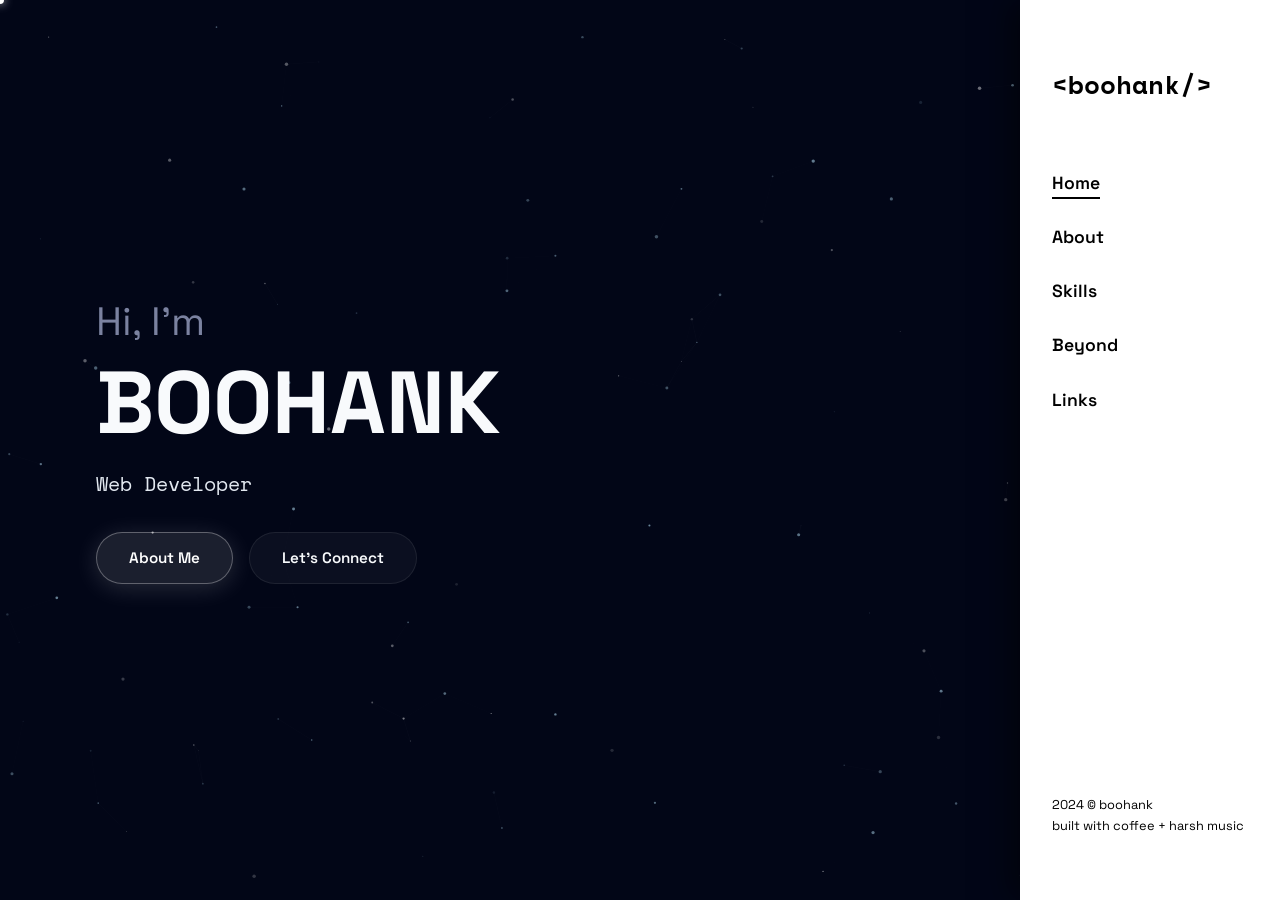
<file: index.html>
<!DOCTYPE html>
<html lang="en">

<head>
  <meta charset="UTF-8" />
  <meta name="viewport" content="width=device-width, initial-scale=1.0" />
  <meta name="description"
    content="Alief — Web Developer crafting modern digital experiences. Also known to hit drums and write lyrics." />
  <title>Boohank · Web Developer</title>
  <link rel="preconnect" href="https://fonts.googleapis.com" />
  <link rel="preconnect" href="https://fonts.gstatic.com" crossorigin />
  <link
    href="https://fonts.googleapis.com/css2?family=Space+Grotesk:wght@300;400;500;600;700&family=Space+Mono:ital,wght@0,400;0,700;1,400&display=swap"
    rel="stylesheet" />
  <link rel="stylesheet" href="style.css" />
</head>

<body>

  <div class="cursor" id="cursor"></div>
  <canvas id="particleCanvas"></canvas>

  <!-- Navigation -->
  <nav class="navbar" id="navbar">
    <div class="nav-logo">
      <a href="index.html" style="text-decoration:none; color:inherit;">
        <span class="logo-bracket">&lt;</span>boohank<span class="logo-bracket">/&gt;</span>
      </a>
    </div>
    <ul class="nav-links" id="navLinks">
      <li><a href="index.html" class="nav-link">Home</a></li>
      <li><a href="about.html" class="nav-link">About</a></li>
      <li><a href="skills.html" class="nav-link">Skills</a></li>
      <li><a href="beyond.html" class="nav-link">Beyond</a></li>
      <li><a href="links.html" class="nav-link">Links</a></li>
    </ul>

    <div class="nav-footer" style="margin-top: auto; font-size: 0.8rem; line-height: 1.6;">
      2024 &copy; boohank<br />
      built with coffee + harsh music
    </div>
  </nav>
  <button class="hamburger" id="hamburger" aria-label="Toggle menu">
    <span></span><span></span><span></span>
  </button>

  <!-- Hero Section -->
  <section class="hero" id="hero">
    <div class="hero-content" style="margin-left: 5vw;">
      <h1 class="hero-title reveal-up">
        <span class="title-line">Hi, I'm</span>
        <span class="title-name">BOOHANK</span>
      </h1>
      <p class="hero-subtitle reveal-up">
        Web Developer
      </p>
      <div class="hero-cta reveal-up" style="margin-top: 1.5rem;">
        <a href="about.html" class="btn btn-primary" id="heroCtaAbout">About Me</a>
        <a href="links.html" class="btn btn-ghost" id="heroCtaContact">Let's Connect</a>
      </div>
    </div>

  </section>



  <script src="script.js"></script>
</body>

</html>
</file>
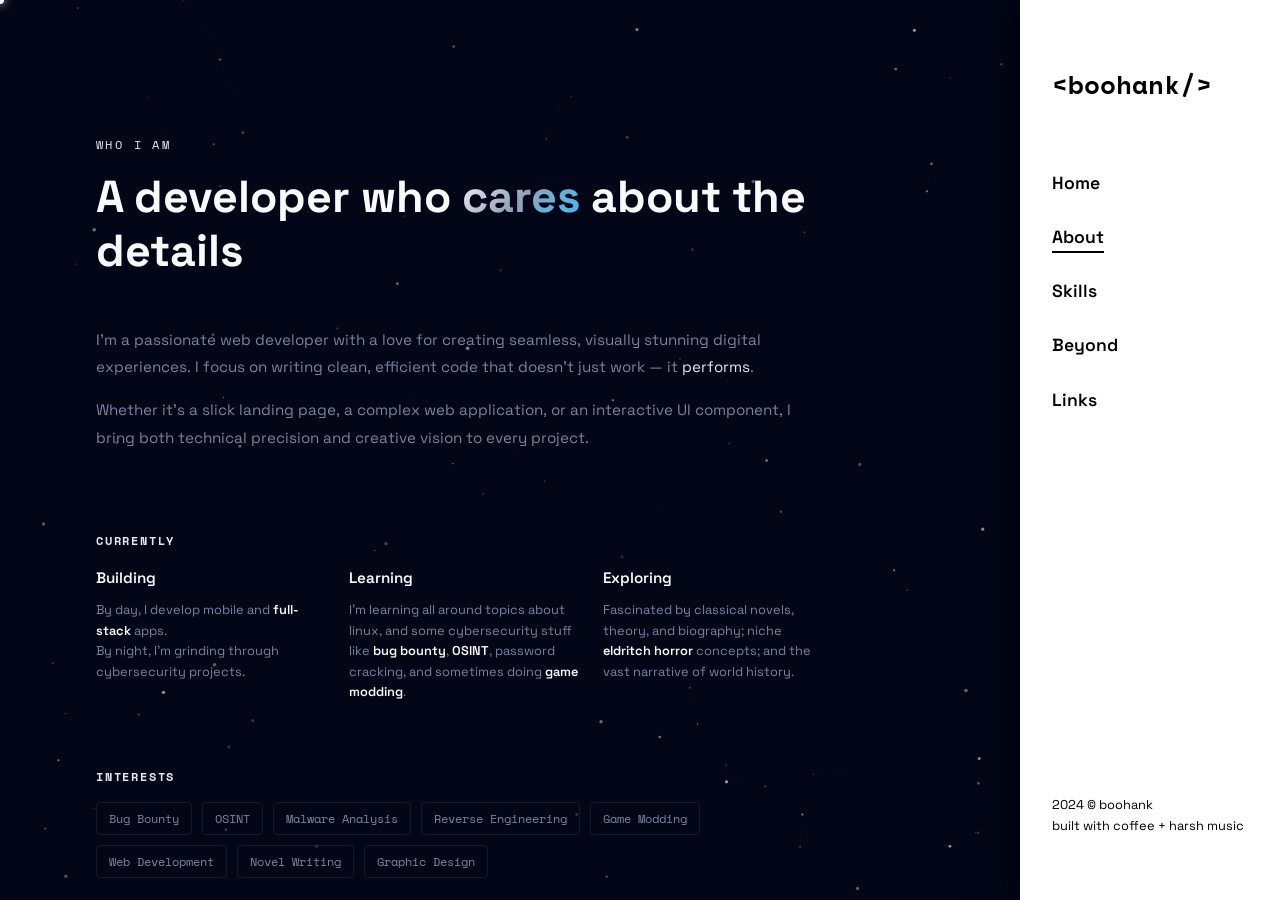
<file: about.html>
<!DOCTYPE html>
<html lang="en">
<head>
  <meta charset="UTF-8" />
  <meta name="viewport" content="width=device-width, initial-scale=1.0" />
  <meta name="description" content="About Alief — Web Developer" />
  <title>About · Boohank</title>
  <link rel="preconnect" href="https://fonts.googleapis.com" />
  <link rel="preconnect" href="https://fonts.gstatic.com" crossorigin />
  <link href="https://fonts.googleapis.com/css2?family=Space+Grotesk:wght@300;400;500;600;700&family=Space+Mono:ital,wght@0,400;0,700;1,400&display=swap" rel="stylesheet" />
  <link rel="stylesheet" href="style.css" />
</head>
<body>

  <div class="cursor" id="cursor"></div>
  <canvas id="particleCanvas"></canvas>

  <!-- Navigation -->
  <nav class="navbar" id="navbar">
    <div class="nav-logo">
      <a href="index.html" style="text-decoration:none; color:inherit;">
        <span class="logo-bracket">&lt;</span>boohank<span class="logo-bracket">/&gt;</span>
      </a>
    </div>
    <ul class="nav-links" id="navLinks">
      <li><a href="index.html" class="nav-link">Home</a></li>
      <li><a href="about.html" class="nav-link">About</a></li>
      <li><a href="skills.html" class="nav-link">Skills</a></li>
      <li><a href="beyond.html" class="nav-link">Beyond</a></li>
      <li><a href="links.html" class="nav-link">Links</a></li>
    </ul>
    
    <div class="nav-footer" style="margin-top: auto; font-size: 0.8rem; line-height: 1.6;">
      2024 &copy; boohank<br/>
      built with coffee + harsh music
    </div>
  </nav>
  <button class="hamburger" id="hamburger" aria-label="Toggle menu">
    <span></span><span></span><span></span>
  </button>

  <!-- About Section -->
  <section class="section" id="about" style="height: 100vh; overflow-y: auto; padding: 15vh 0 8rem 0; display: block;">
    <div class="container" style="margin: 0; margin-left: 5vw; max-width: 800px;">
      <div class="section-label reveal-up">Who I Am</div>
      <h2 class="section-title reveal-up">A developer who <span class="gradient-text">cares</span> about the details</h2>
      
      <!-- Profil Grid - Stacked Vertically -->
      <div class="about-grid" style="grid-template-columns: 1fr; gap: 3rem;">
        <div class="about-text reveal-left">
          <p>
            I'm a passionate web developer with a love for creating seamless, visually stunning digital experiences. I focus on writing clean, efficient code that doesn't just work — it <em>performs</em>.
          </p>
          <p>
            Whether it's a slick landing page, a complex web application, or an interactive UI component, I bring both technical precision and creative vision to every project.
          </p>
        </div>
      </div>
      
      <!-- Currently & Interests - Stacked Vertically -->
      <div class="about-info" style="display: flex; flex-direction: column; gap: 4rem; margin-top: 4rem;">
        <div class="info-section reveal-up" style="margin-bottom: 0;">
          <h3 class="info-title">CURRENTLY</h3>
          <div class="info-grid" style="gap: 1.5rem;">
            <div class="info-card">
              <h4>Building</h4>
              <p>By day, I develop mobile and <strong>full-stack</strong> apps.<br/>By night, I'm grinding through cybersecurity projects.</p>
            </div>
            <div class="info-card">
              <h4>Learning</h4>
              <p>I'm learning all around topics about linux, and some cybersecurity stuff like <strong>bug bounty</strong>, <strong>OSINT</strong>, password cracking, and sometimes doing <strong>game modding</strong>.</p>
            </div>
            <div class="info-card">
              <h4>Exploring</h4>
              <p>Fascinated by classical novels, theory, and biography; niche <strong>eldritch horror</strong> concepts; and the vast narrative of world history.</p>
            </div>
          </div>
        </div>
        
        <div class="info-section reveal-up" style="margin-bottom: 0;">
          <h3 class="info-title">INTERESTS</h3>
          <div class="interests-tags" style="gap: 10px;">
            <span class="tag-outline">Bug Bounty</span>
            <span class="tag-outline">OSINT</span>
            <span class="tag-outline">Malware Analysis</span>
            <span class="tag-outline">Reverse Engineering</span>
            <span class="tag-outline">Game Modding</span>
            <span class="tag-outline">Web Development</span>
            <span class="tag-outline">Novel Writing</span>
            <span class="tag-outline">Graphic Design</span>
          </div>
        </div>
      </div>

    </div>
  </section>



  <script src="script.js"></script>
</body>
</html>
</file>
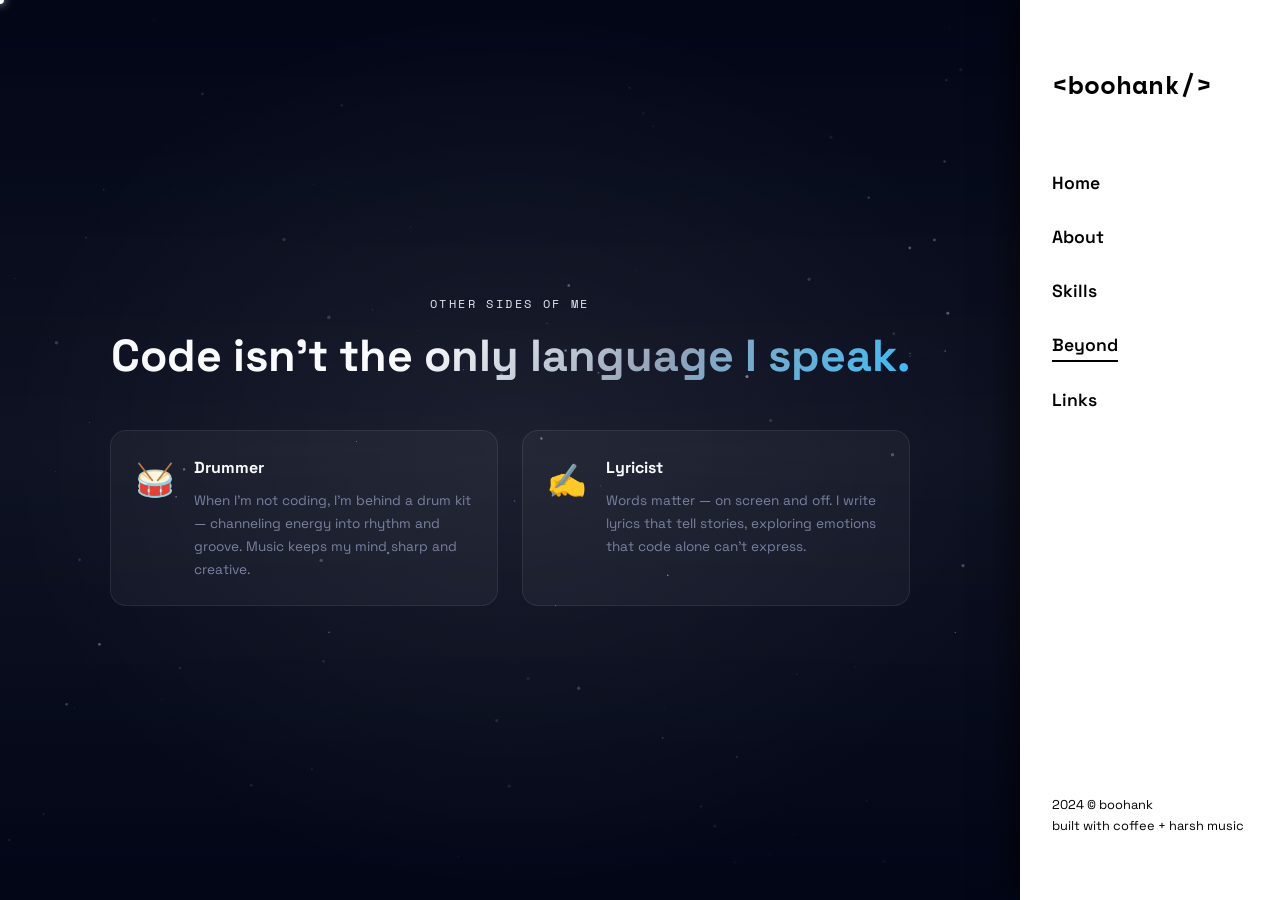
<file: beyond.html>
<!DOCTYPE html>
<html lang="en">

<head>
  <meta charset="UTF-8" />
  <meta name="viewport" content="width=device-width, initial-scale=1.0" />
  <meta name="description" content="Beyond Code — Boohank" />
  <title>Beyond Code · Boohank</title>
  <link rel="preconnect" href="https://fonts.googleapis.com" />
  <link rel="preconnect" href="https://fonts.gstatic.com" crossorigin />
  <link
    href="https://fonts.googleapis.com/css2?family=Space+Grotesk:wght@300;400;500;600;700&family=Space+Mono:ital,wght@0,400;0,700;1,400&display=swap"
    rel="stylesheet" />
  <link rel="stylesheet" href="style.css" />
</head>

<body>

  <div class="cursor" id="cursor"></div>
  <canvas id="particleCanvas"></canvas>

  <!-- Navigation -->
  <nav class="navbar" id="navbar">
    <div class="nav-logo">
      <a href="index.html" style="text-decoration:none; color:inherit;">
        <span class="logo-bracket">&lt;</span>boohank<span class="logo-bracket">/&gt;</span>
      </a>
    </div>
    <ul class="nav-links" id="navLinks">
      <li><a href="index.html" class="nav-link">Home</a></li>
      <li><a href="about.html" class="nav-link">About</a></li>
      <li><a href="skills.html" class="nav-link">Skills</a></li>
      <li><a href="beyond.html" class="nav-link">Beyond</a></li>
      <li><a href="links.html" class="nav-link">Links</a></li>
    </ul>

    <div class="nav-footer" style="margin-top: auto; font-size: 0.8rem; line-height: 1.6;">
      2024 &copy; boohank<br />
      built with coffee + harsh music
    </div>
  </nav>
  <button class="hamburger" id="hamburger" aria-label="Toggle menu">
    <span></span><span></span><span></span>
  </button>

  <!-- Beyond Code Section -->
  <section class="section section-beyond" id="beyond" style="min-height: 100vh; display: flex; align-items: center;">
    <div class="container" style="width: 100%;">
      <div class="beyond-inner reveal-up">
        <div class="section-label" style="margin: 0 auto 1rem; display:table">Other Sides of Me</div>
        <h2 class="section-title" style="text-align:center">
          Code isn't the <span class="gradient-text">only language I speak.</span>
        </h2>
        <div class="beyond-cards">
          <div class="beyond-card reveal-up" id="beyond-drummer">
            <div class="beyond-icon">🥁</div>
            <div class="beyond-text">
              <h4>Drummer</h4>
              <p>When I'm not coding, I'm behind a drum kit — channeling energy into rhythm and groove. Music keeps my
                mind sharp and creative.</p>
            </div>
          </div>
          <div class="beyond-card reveal-up" id="beyond-lyricist">
            <div class="beyond-icon">✍️</div>
            <div class="beyond-text">
              <h4>Lyricist</h4>
              <p>Words matter — on screen and off. I write lyrics that tell stories, exploring emotions that code alone
                can't express.</p>
            </div>
          </div>
        </div>
      </div>
    </div>
  </section>



  <script src="script.js"></script>
</body>

</html>
</file>
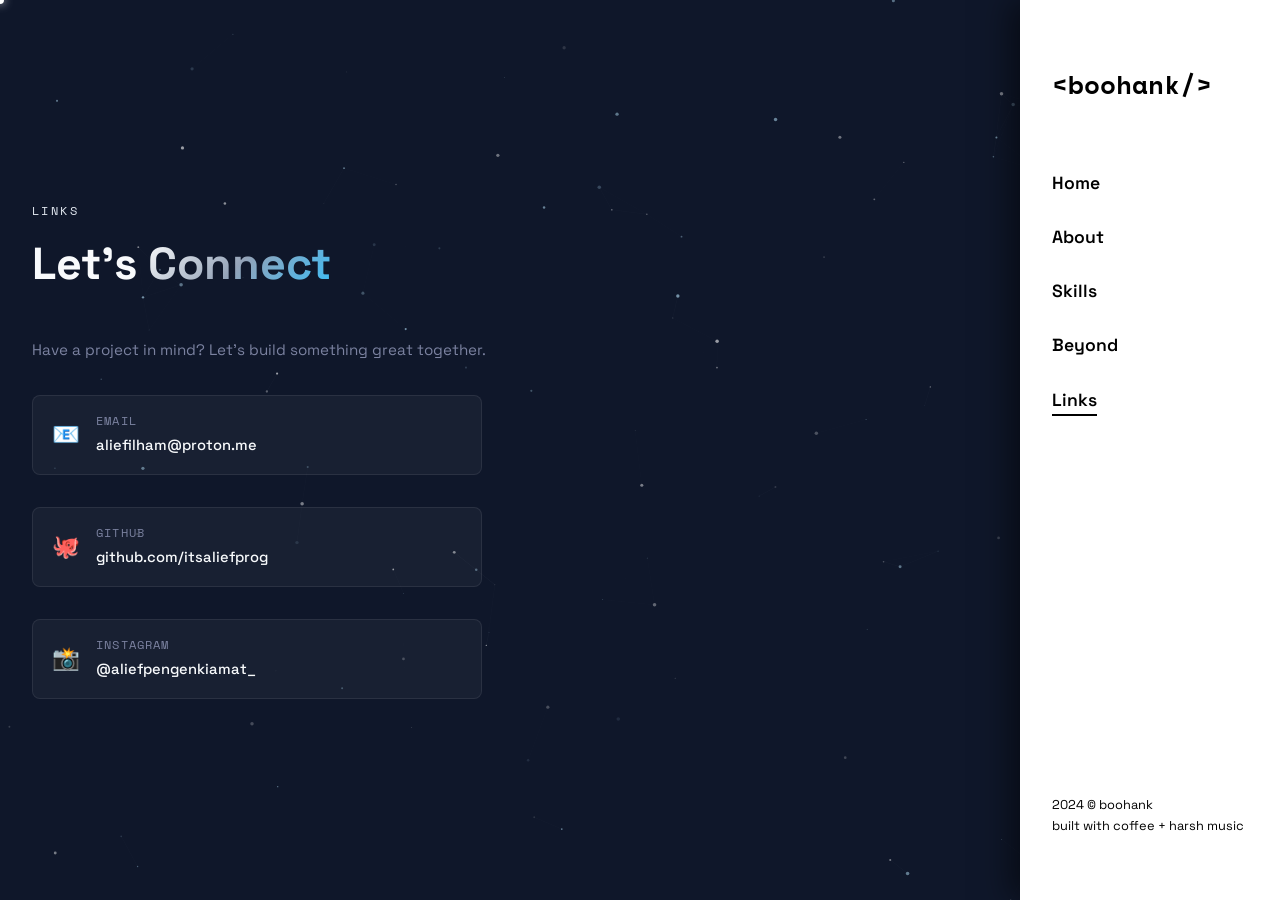
<file: links.html>
<!DOCTYPE html>
<html lang="en">
<head>
  <meta charset="UTF-8" />
  <meta name="viewport" content="width=device-width, initial-scale=1.0" />
  <meta name="description" content="Contact Boohank" />
  <title>Contact · Boohank</title>
  <link rel="preconnect" href="https://fonts.googleapis.com" />
  <link rel="preconnect" href="https://fonts.gstatic.com" crossorigin />
  <link href="https://fonts.googleapis.com/css2?family=Space+Grotesk:wght@300;400;500;600;700&family=Space+Mono:ital,wght@0,400;0,700;1,400&display=swap" rel="stylesheet" />
  <link rel="stylesheet" href="style.css" />
</head>
<body>

  <div class="cursor" id="cursor"></div>
  <canvas id="particleCanvas"></canvas>

  <!-- Navigation -->
  <nav class="navbar" id="navbar">
    <div class="nav-logo">
      <a href="index.html" style="text-decoration:none; color:inherit;">
        <span class="logo-bracket">&lt;</span>boohank<span class="logo-bracket">/&gt;</span>
      </a>
    </div>
    <ul class="nav-links" id="navLinks">
      <li><a href="index.html" class="nav-link">Home</a></li>
      <li><a href="about.html" class="nav-link">About</a></li>
      <li><a href="skills.html" class="nav-link">Skills</a></li>
      <li><a href="beyond.html" class="nav-link">Beyond</a></li>
      <li><a href="links.html" class="nav-link">Links</a></li>
    </ul>
    
    <div class="nav-footer" style="margin-top: auto; font-size: 0.8rem; line-height: 1.6;">
      2024 &copy; boohank<br/>
      built with coffee + harsh music
    </div>
  </nav>
  <button class="hamburger" id="hamburger" aria-label="Toggle menu">
    <span></span><span></span><span></span>
  </button>

  <!-- Contact Section -->
  <section class="section section-dark" id="contact" style="min-height: 100vh; display: flex; align-items: center;">
    <div class="container" style="width: 100%;">
      <div class="section-label reveal-up">Links</div>
      <h2 class="section-title reveal-up">Let's <span class="gradient-text">Connect</span></h2>
      <p class="contact-sub reveal-up">Have a project in mind? Let's build something great together.</p>
      <div class="contact-grid" style="grid-template-columns: 1fr; max-width: 450px;">
        <div class="contact-info reveal-left" style="gap: 2rem;">
          <a href="mailto:aliefilham@proton.me" target="_blank" class="contact-item" id="contact-email">
            <div class="contact-icon">📧</div>
            <div>
              <span class="contact-label">Email</span>
              <span class="contact-value">aliefilham@proton.me</span>
            </div>
          </a>
          <a href="https://github.com/itsaliefprog" target="_blank" class="contact-item" id="contact-github">
            <div class="contact-icon">🐙</div>
            <div>
              <span class="contact-label">GitHub</span>
              <span class="contact-value">github.com/itsaliefprog</span>
            </div>
          </a>
          <a href="https://instagram.com/aliefpengenkiamat_" target="_blank" class="contact-item" id="contact-instagram">
            <div class="contact-icon">📸</div>
            <div>
              <span class="contact-label">Instagram</span>
              <span class="contact-value">@aliefpengenkiamat_</span>
            </div>
          </a>
        </div>
      </div>
    </div>
  </section>



  <script src="script.js"></script>
</body>
</html>
</file>
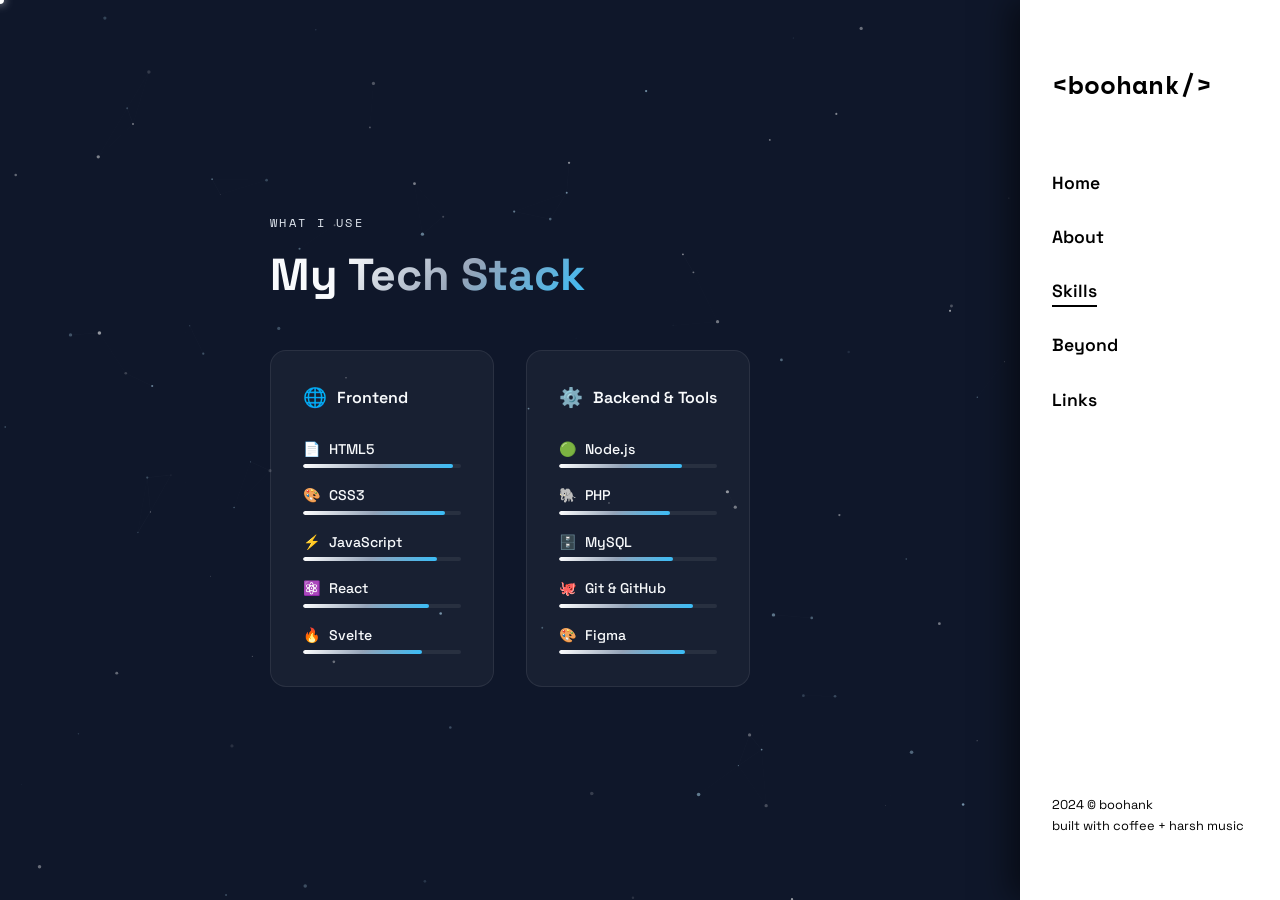
<file: skills.html>
<!DOCTYPE html>
<html lang="en">
<head>
  <meta charset="UTF-8" />
  <meta name="viewport" content="width=device-width, initial-scale=1.0" />
  <meta name="description" content="Skills & Tech Stack — Boohank" />
  <title>Skills · Boohank</title>
  <link rel="preconnect" href="https://fonts.googleapis.com" />
  <link rel="preconnect" href="https://fonts.gstatic.com" crossorigin />
  <link href="https://fonts.googleapis.com/css2?family=Space+Grotesk:wght@300;400;500;600;700&family=Space+Mono:ital,wght@0,400;0,700;1,400&display=swap" rel="stylesheet" />
  <link rel="stylesheet" href="style.css" />
</head>
<body>

  <div class="cursor" id="cursor"></div>
  <canvas id="particleCanvas"></canvas>

  <!-- Navigation -->
  <nav class="navbar" id="navbar">
    <div class="nav-logo">
      <a href="index.html" style="text-decoration:none; color:inherit;">
        <span class="logo-bracket">&lt;</span>boohank<span class="logo-bracket">/&gt;</span>
      </a>
    </div>
    <ul class="nav-links" id="navLinks">
      <li><a href="index.html" class="nav-link">Home</a></li>
      <li><a href="about.html" class="nav-link">About</a></li>
      <li><a href="skills.html" class="nav-link">Skills</a></li>
      <li><a href="beyond.html" class="nav-link">Beyond</a></li>
      <li><a href="links.html" class="nav-link">Links</a></li>
    </ul>
    
    <div class="nav-footer" style="margin-top: auto; font-size: 0.8rem; line-height: 1.6;">
      2024 &copy; boohank<br/>
      built with coffee + harsh music
    </div>
  </nav>
  <button class="hamburger" id="hamburger" aria-label="Toggle menu">
    <span></span><span></span><span></span>
  </button>

  <!-- Skills Section -->
  <section class="section section-dark" id="skills" style="min-height: 100vh; display: flex; align-items: center;">
    <div class="container">
      <div class="section-label reveal-up">What I Use</div>
      <h2 class="section-title reveal-up">My <span class="gradient-text">Tech Stack</span></h2>
      <div class="skills-grid reveal-up">

        <div class="skill-category">
          <h3 class="skill-cat-title">
            <span class="cat-icon">🌐</span> Frontend
          </h3>
          <div class="skill-pills">
            <div class="skill-pill">
              <span class="pill-label"><span>📄</span> HTML5</span>
              <div class="skill-bar"><div class="skill-fill" style="--w:95%"></div></div>
            </div>
            <div class="skill-pill">
              <span class="pill-label"><span>🎨</span> CSS3</span>
              <div class="skill-bar"><div class="skill-fill" style="--w:90%"></div></div>
            </div>
            <div class="skill-pill">
              <span class="pill-label"><span>⚡</span> JavaScript</span>
              <div class="skill-bar"><div class="skill-fill" style="--w:85%"></div></div>
            </div>
            <div class="skill-pill">
              <span class="pill-label"><span>⚛️</span> React</span>
              <div class="skill-bar"><div class="skill-fill" style="--w:80%"></div></div>
            </div>
            <div class="skill-pill">
              <span class="pill-label"><span>🔥</span> Svelte</span>
              <div class="skill-bar"><div class="skill-fill" style="--w:75%"></div></div>
            </div>
          </div>
        </div>

        <div class="skill-category">
          <h3 class="skill-cat-title">
            <span class="cat-icon">⚙️</span> Backend & Tools
          </h3>
          <div class="skill-pills">
            <div class="skill-pill">
              <span class="pill-label"><span>🟢</span> Node.js</span>
              <div class="skill-bar"><div class="skill-fill" style="--w:78%"></div></div>
            </div>
            <div class="skill-pill">
              <span class="pill-label"><span>🐘</span> PHP</span>
              <div class="skill-bar"><div class="skill-fill" style="--w:70%"></div></div>
            </div>
            <div class="skill-pill">
              <span class="pill-label"><span>🗄️</span> MySQL</span>
              <div class="skill-bar"><div class="skill-fill" style="--w:72%"></div></div>
            </div>
            <div class="skill-pill">
              <span class="pill-label"><span>🐙</span> Git & GitHub</span>
              <div class="skill-bar"><div class="skill-fill" style="--w:85%"></div></div>
            </div>
            <div class="skill-pill">
              <span class="pill-label"><span>🎨</span> Figma</span>
              <div class="skill-bar"><div class="skill-fill" style="--w:80%"></div></div>
            </div>
          </div>
        </div>

      </div>
    </div>
  </section>



  <script src="script.js"></script>
</body>
</html>
</file>
<file: style.css>
/* ===== ROOT & RESET ===== */
*, *::before, *::after { box-sizing: border-box; margin: 0; padding: 0; }
html, body, *, a, button, input, textarea, select { cursor: none !important; }

:root {
  --bg: #020617;
  --bg2: #0f172a;
  --surface: rgba(255,255,255,0.04);
  --surface-hover: rgba(255,255,255,0.08);
  --border: rgba(255,255,255,0.08);
  --border-glow: rgba(255,255,255,0.4);
  --text: #f8fafc;
  --text-muted: #7b82a0;
  --accent: #e2e8f0;
  --accent2: #bae6fd;
  --accent3: #06b6d4;
  --grad: linear-gradient(135deg, #ffffff 0%, #94a3b8 50%, #38bdf8 100%);
  --font: 'Space Grotesk', sans-serif;
  --mono: 'Space Mono', monospace;
  --radius: 16px;
  --radius-sm: 8px;
  --transition: 0.3s cubic-bezier(0.4,0,0.2,1);
  --shadow: 0 20px 60px rgba(0,0,0,0.4);
  --glow: 0 0 40px rgba(255,255,255,0.3);
}

html { scroll-behavior: smooth; }

body {
  font-family: var(--font);
  background: var(--bg);
  color: var(--text);
  line-height: 1.6;
  overflow: hidden;
  padding-right: 260px;
  height: 100vh;
}

::selection { background: rgba(255,255,255,0.4); color: #fff; }

::-webkit-scrollbar { display: none; }
* { -ms-overflow-style: none; scrollbar-width: none; }

/* ===== CURSOR ===== */
.cursor {
  width: 8px; height: 8px;
  background: #ffffff;
  box-shadow: 0 0 10px rgba(255, 255, 255, 0.8);
  border-radius: 50%;
  position: fixed; pointer-events: none;
  z-index: 9999;
  transform: translate(-50%, -50%);
  transition: width 0.2s, height 0.2s, opacity 0.2s;
}
body.cursor-hover .cursor { width: 16px; height: 16px; opacity: 0.9; box-shadow: 0 0 16px rgba(255, 255, 255, 1); }

body.cursor-dark .cursor { background: #581c87; box-shadow: 0 0 10px rgba(88, 28, 135, 0.5); }
body.cursor-dark.cursor-hover .cursor { box-shadow: 0 0 16px rgba(88, 28, 135, 0.8); opacity: 0.4; }

.cursor-tail {
  width: 4px; height: 4px;
  background: #ffffff;
  box-shadow: 0 0 6px rgba(255, 255, 255, 0.6);
  border-radius: 50%;
  position: fixed; pointer-events: none;
  z-index: 9998;
  transform: translate(-50%, -50%);
  animation: tailFade 1s forwards linear;
}
@keyframes tailFade {
  0% { opacity: 0.8; transform: translate(-50%, -50%) scale(1); }
  100% { opacity: 0; transform: translate(-50%, -50%) scale(0); }
}

body.cursor-dark .cursor-tail {
  background: #581c87;
  box-shadow: 0 0 6px rgba(88, 28, 135, 0.4);
}

/* ===== UTILS ===== */
.container { max-width: 1140px; margin: 0 auto; padding: 0 2rem; }
.gradient-text {
  background: var(--grad);
  -webkit-background-clip: text;
  -webkit-text-fill-color: transparent;
  background-clip: text;
}


.section { padding: 0; min-height: 100vh; display: flex; flex-direction: column; justify-content: center; }
.section-dark { background: var(--bg2); }
.section-label {
  font-family: var(--mono);
  font-size: 0.75rem; color: var(--accent);
  letter-spacing: 0.2em; text-transform: uppercase;
  margin-bottom: 1rem;
}
.section-title {
  font-size: clamp(2rem, 4vw, 2.8rem);
  font-weight: 700; line-height: 1.2;
  margin-bottom: 3rem;
}

/* ===== REVEAL ===== */
.reveal-up, .reveal-left, .reveal-right {
  opacity: 0;
  transition: opacity 0.7s ease, transform 0.7s cubic-bezier(0.4,0,0.2,1);
}
.reveal-up { transform: translateY(40px); }
.reveal-left { transform: translateX(-40px); }
.reveal-right { transform: translateX(40px); }
.revealed { opacity: 1 !important; transform: none !important; }

/* ===== NAVBAR (Right Sidebar) ===== */
.navbar {
  position: fixed; top: 0; right: 0; bottom: 0; width: 260px;
  display: flex; flex-direction: column; align-items: flex-start; justify-content: flex-start;
  padding: 4rem 2rem;
  background: #ffffff;
  z-index: 100;
  box-shadow: -10px 0 30px rgba(0,0,0,0.5);
  transition: transform var(--transition);
}
.nav-logo { font-family: var(--mono); font-size: 1.6rem; font-weight: 700; color: #000; margin-bottom: 4rem; }
.logo-bracket { color: #000; }
.nav-links { display: flex; flex-direction: column; gap: 1.5rem; list-style: none; width: 100%; }
.nav-link {
  color: #000; text-decoration: none;
  font-size: 1.1rem; font-weight: 600;
  position: relative;
  display: inline-block;
  padding-bottom: 2px;
}
.nav-link.active { color: #000; }
.nav-link::after {
  content: ''; position: absolute; bottom: 0; left: 0; right: 100%;
  height: 2px; background: #000;
  transition: right var(--transition);
}
.nav-link:hover { color: #000; }
.nav-link:hover::after { right: 0; }
.nav-link.active::after { right: 0; }
.nav-footer { color: #000 !important; }
.hamburger { display: none; flex-direction: column; gap: 5px; background: #ffffff; border: none; padding: 12px; border-radius: 8px; position: fixed; top: 1.5rem; right: 1.5rem; z-index: 101; box-shadow: 0 4px 12px rgba(0,0,0,0.2); }
.hamburger span { display: block; width: 24px; height: 2px; background: #000; border-radius: 2px; transition: var(--transition); }

/* ===== HERO ===== */
.hero {
  min-height: 100vh; display: flex; align-items: center;
  position: relative; overflow: hidden;
  padding: 6rem 2rem 4rem; gap: 4rem;
  max-width: 1140px; margin: 0 auto;
}
#particleCanvas {
  position: fixed; inset: 0; width: 100%; height: 100%;
  z-index: 0; pointer-events: none;
}
.hero-content { flex: 1; position: relative; z-index: 1; }
.hero-visual { flex: 0 0 auto; position: relative; z-index: 1; }

.hero-badge {
  display: inline-flex; align-items: center; gap: 8px;
  background: rgba(255,255,255,0.1);
  border: 1px solid rgba(255,255,255,0.3);
  border-radius: 100px; padding: 6px 16px;
  font-size: 0.8rem; font-weight: 500; color: var(--accent);
  margin-bottom: 1.5rem;
}
.badge-dot {
  width: 8px; height: 8px; background: #22c55e;
  border-radius: 50%; box-shadow: 0 0 8px #22c55e;
  animation: pulse 2s infinite;
}
@keyframes pulse {
  0%,100% { opacity:1; box-shadow: 0 0 8px #22c55e; }
  50% { opacity:0.6; box-shadow: 0 0 16px #22c55e; }
}

.hero-title { font-size: clamp(3rem,7vw,5.5rem); font-weight: 700; line-height: 1.1; margin-bottom: 1rem; }
.title-line { display: block; color: var(--text-muted); font-size: 0.45em; font-weight: 400; margin-bottom: 0.3em; }
.title-name { display: block; }

.hero-subtitle {
  font-family: var(--mono); font-size: clamp(1rem,2vw,1.25rem);
  color: var(--accent); margin-bottom: 1.5rem; min-height: 2em;
}
.typed-cursor { animation: blink 1s infinite; }
@keyframes blink { 0%,100%{opacity:1} 50%{opacity:0} }

.hero-desc { font-size: 1.05rem; color: var(--text-muted); line-height: 1.8; margin-bottom: 2.5rem; max-width: 520px; }
.hero-desc strong { color: var(--text); }

.hero-cta { display: flex; gap: 1rem; flex-wrap: wrap; margin-bottom: 3rem; }

.btn {
  display: inline-flex; align-items: center;
  padding: 0.8rem 2rem; border-radius: 100px;
  font-family: var(--font); font-size: 0.95rem; font-weight: 600;
  text-decoration: none; border: 1px solid transparent;
  transition: all var(--transition);
}
.btn-primary { background: rgba(255, 255, 255, 0.1); border-color: rgba(255, 255, 255, 0.3); color: #fff; box-shadow: 0 4px 24px rgba(255,255,255,0.15); }
.btn-primary:hover { background: rgba(255, 255, 255, 0.2); border-color: rgba(255, 255, 255, 0.6); transform: translateY(-2px); box-shadow: 0 8px 32px rgba(255,255,255,0.3); }
.btn-ghost { background: var(--surface); color: var(--text); border-color: var(--border); }
.btn-ghost:hover { background: var(--surface-hover); border-color: rgba(255,255,255,0.4); transform: translateY(-2px); }

.hero-scroll { display: flex; align-items: center; gap: 1rem; color: var(--text-muted); font-size: 0.8rem; }
.scroll-line { flex: 1; max-width: 60px; height: 1px; background: linear-gradient(90deg, var(--accent), transparent); animation: scrollPulse 2s infinite; }
@keyframes scrollPulse { 0%,100%{opacity:1} 50%{opacity:0.3} }

/* Hero Info Grid */
.hero-info { max-width: 600px; }
.info-section { margin-bottom: 2rem; }
.info-title {
  font-family: var(--mono);
  font-size: 0.75rem;
  color: var(--accent);
  letter-spacing: 0.15em;
  text-transform: uppercase;
  margin-bottom: 1rem;
}
.info-grid {
  display: grid;
  grid-template-columns: repeat(3, 1fr);
  gap: 1.5rem;
}
.info-card h4 {
  font-size: 0.95rem;
  font-weight: 600;
  margin-bottom: 0.6rem;
  color: var(--text);
}
.info-card p {
  font-size: 0.8rem;
  line-height: 1.6;
  color: var(--text-muted);
}
.info-card strong {
  color: var(--text);
  font-weight: 600;
}
.interests-tags {
  display: flex;
  flex-wrap: wrap;
  gap: 8px;
}
.tag-outline {
  padding: 6px 12px;
  border: 1px solid var(--border);
  border-radius: 4px;
  font-size: 0.75rem;
  color: var(--text-muted);
  font-family: var(--mono);
  transition: all 0.3s ease;
}
.tag-outline:hover {
  border-color: rgba(255,255,255,0.4);
  color: var(--text);
}

/* ===== ABOUT ===== */
.about-grid { display: grid; grid-template-columns: 1.2fr 0.8fr; gap: 3rem; align-items: center; }
.about-text p { color: var(--text-muted); line-height: 1.8; margin-bottom: 1rem; font-size: 0.95rem; }
.about-text em { color: var(--accent); font-style: normal; }
.about-stats { display: flex; gap: 2rem; margin-top: 2rem; }
.stat-item { display: flex; flex-direction: column; }
.stat-number { font-size: 2.2rem; font-weight: 700; background: var(--grad); -webkit-background-clip: text; -webkit-text-fill-color: transparent; background-clip: text; line-height: 1; }
.stat-label { font-size: 0.75rem; color: var(--text-muted); margin-top: 4px; }

.about-image-wrap { display: flex; justify-content: center; }
.about-image-container { position: relative; width: 220px; height: 260px; }
.image-glow { position: absolute; inset: -20px; background: radial-gradient(ellipse at center, rgba(255,255,255,0.2), transparent 70%); border-radius: 50%; }
.about-avatar {
  width: 100%; height: 100%;
  background: linear-gradient(135deg, var(--bg2), rgba(255,255,255,0.1));
  border: 1px solid var(--border); border-radius: var(--radius);
  display: flex; align-items: center; justify-content: center;
  font-size: 5rem; font-weight: 700; color: var(--accent);
  position: relative; overflow: hidden; box-shadow: var(--shadow);
}
.about-avatar::before {
  content: ''; position: absolute; inset: 0;
  background: linear-gradient(135deg, transparent 40%, rgba(255,255,255,0.1));
}
.avatar-initials { position: relative; z-index: 1; font-family: var(--mono); }
.floating-tag {
  position: absolute;
  background: rgba(13,17,32,0.9);
  border: 1px solid var(--border); border-radius: 100px;
  padding: 6px 14px; font-size: 0.78rem; font-weight: 600;
  backdrop-filter: blur(10px); white-space: nowrap; box-shadow: var(--shadow);
}
.tag-1 { top: 10%; right: -30px; animation: float 5s ease-in-out infinite; color: #c3e88d; }
.tag-2 { bottom: 30%; left: -30px; animation: float 6s ease-in-out infinite 1s; color: var(--accent); }
.tag-3 { bottom: 10%; right: -20px; animation: float 4s ease-in-out infinite 0.5s; color: #f78c6c; }

/* ===== SKILLS ===== */
.skills-grid { display: grid; grid-template-columns: 1fr 1fr; gap: 2rem; }
.skill-category {
  background: var(--surface); border: 1px solid var(--border);
  border-radius: var(--radius); padding: 2rem;
  transition: border-color var(--transition), box-shadow var(--transition);
}
.skill-category:hover { border-color: var(--border-glow); box-shadow: var(--glow); }
.skill-cat-title { font-size: 1rem; font-weight: 600; margin-bottom: 1.5rem; display: flex; align-items: center; gap: 10px; }
.cat-icon { font-size: 1.2rem; }
.skill-pills { display: flex; flex-direction: column; gap: 1rem; }
.skill-pill { display: flex; flex-direction: column; gap: 4px; }
.skill-pill > .pill-label { display: flex; align-items: center; gap: 8px; font-weight: 500; color: var(--text); font-size: 0.88rem; }
.skill-bar { width: 100%; height: 4px; background: rgba(255,255,255,0.07); border-radius: 2px; overflow: hidden; }
.skill-fill { height: 100%; width: 0; background: var(--grad); border-radius: 2px; transition: width 1.2s cubic-bezier(0.4,0,0.2,1); }
.skill-fill.animated { width: var(--w); }

/* ===== PROJECTS ===== */
.projects-grid { display: grid; grid-template-columns: repeat(3, 1fr); gap: 1.5rem; }
.project-card {
  background: var(--surface); border: 1px solid var(--border);
  border-radius: var(--radius); overflow: hidden;
  transition: transform var(--transition), border-color var(--transition), box-shadow var(--transition);
}
.project-card:hover { transform: translateY(-6px); border-color: var(--border-glow); box-shadow: var(--glow); }
.project-preview { height: 160px; position: relative; overflow: hidden; }
.project-preview-bg { position: absolute; inset: 0; background: linear-gradient(135deg, var(--c1), var(--c2)); opacity: 0.15; }
.project-browser {
  position: absolute; inset: 16px;
  background: var(--bg); border-radius: 10px; border: 1px solid var(--border);
  overflow: hidden; box-shadow: 0 8px 30px rgba(0,0,0,0.5);
}
.browser-bar {
  display: flex; align-items: center; gap: 6px;
  padding: 8px 12px;
  background: rgba(255,255,255,0.03); border-bottom: 1px solid var(--border);
}
.bdot { width: 8px; height: 8px; border-radius: 50%; background: rgba(255,255,255,0.15); }
.browser-url { flex: 1; text-align: center; font-family: var(--mono); font-size: 0.65rem; color: var(--text-muted); }
.browser-content { padding: 10px; display: flex; gap: 8px; flex-direction: column; }
.bc-header { height: 12px; background: rgba(255,255,255,0.07); border-radius: 4px; }
.bc-body { display: flex; flex-direction: column; gap: 6px; }
.bc-body.centered { align-items: center; }
.bc-block { height: 8px; background: rgba(255,255,255,0.07); border-radius: 4px; }
.bc-block.short { width: 60%; }
.bc-sidebar { width: 30%; background: rgba(255,255,255,0.04); border-right: 1px solid var(--border); }
.bc-chart { height: 50px; background: rgba(255,255,255,0.15); border-radius: 6px; }
.bc-circle { width: 40px; height: 40px; border-radius: 50%; background: rgba(255,255,255,0.1); }
.project-info { padding: 1.2rem; }
.project-tags { display: flex; gap: 6px; flex-wrap: wrap; margin-bottom: 0.8rem; }
.tag {
  font-size: 0.72rem; font-weight: 600; font-family: var(--mono);
  padding: 3px 10px;
  background: rgba(255,255,255,0.15); border: 1px solid rgba(255,255,255,0.3);
  color: var(--accent); border-radius: 100px;
}
.project-title { font-size: 1rem; font-weight: 700; margin-bottom: 0.4rem; }
.project-desc { font-size: 0.8rem; color: var(--text-muted); line-height: 1.6; margin-bottom: 1rem; }
.project-links { display: flex; gap: 0.6rem; }
.project-btn {
  display: inline-flex; align-items: center;
  padding: 0.5rem 1.2rem; border-radius: 100px;
  font-size: 0.82rem; font-weight: 600; text-decoration: none;
  background: rgba(255, 255, 255, 0.1); border: 1px solid rgba(255, 255, 255, 0.3); color: #fff; transition: all var(--transition);
}
.project-btn.ghost { background: transparent; border-color: var(--border); color: var(--text-muted); }
.project-btn:hover { background: rgba(255, 255, 255, 0.2); border-color: rgba(255, 255, 255, 0.6); transform: translateY(-2px); }
.project-btn.ghost:hover { border-color: var(--border-glow); color: var(--text); }

/* ===== BEYOND ===== */
.section-beyond {
  background: linear-gradient(180deg, var(--bg) 0%, rgba(255,255,255,0.05) 50%, var(--bg) 100%);
  position: relative;
}
.section-beyond::before {
  content: ''; position: absolute; inset: 0;
  background: radial-gradient(ellipse at 50% 50%, rgba(255,255,255,0.06), transparent 70%);
}
.beyond-inner { position: relative; z-index: 1; }
.beyond-sub { text-align: center; color: var(--text-muted); margin-bottom: 2rem; font-size: 0.95rem; }
.beyond-cards { display: grid; grid-template-columns: 1fr 1fr; gap: 1.5rem; max-width: 800px; margin: 0 auto; }
.beyond-card {
  background: var(--surface); border: 1px solid var(--border);
  border-radius: var(--radius); padding: 1.5rem;
  display: flex; gap: 1.2rem; align-items: flex-start;
  transition: border-color var(--transition), transform var(--transition), box-shadow var(--transition);
  opacity: 0.85;
}
.beyond-card:hover { border-color: var(--border-glow); transform: translateY(-4px); box-shadow: var(--glow); opacity: 1; }
.beyond-icon { font-size: 2rem; flex-shrink: 0; }
.beyond-text h4 { font-size: 1rem; font-weight: 700; margin-bottom: 0.5rem; }
.beyond-text p { font-size: 0.85rem; color: var(--text-muted); line-height: 1.7; }

/* ===== CONTACT ===== */
.contact-sub { color: var(--text-muted); margin-bottom: 2rem; font-size: 0.95rem; }
.contact-grid { display: grid; grid-template-columns: 1fr 1.5fr; gap: 3rem; align-items: start; }
.contact-info { display: flex; flex-direction: column; gap: 1.2rem; }
.contact-item {
  display: flex; align-items: center; gap: 1rem;
  background: var(--surface); border: 1px solid var(--border);
  border-radius: var(--radius-sm); padding: 1rem 1.2rem;
  transition: border-color var(--transition), transform var(--transition);
  text-decoration: none;
}
.contact-item:hover { border-color: var(--border-glow); transform: translateX(4px); }
.contact-icon { font-size: 1.4rem; }
.contact-label { display: block; font-size: 0.72rem; color: var(--text-muted); font-family: var(--mono); text-transform: uppercase; letter-spacing: 0.1em; margin-bottom: 2px; }
.contact-value { color: var(--text); text-decoration: none; font-size: 0.92rem; font-weight: 500; transition: color var(--transition); }
.contact-item:hover .contact-value { color: var(--accent); }
.contact-form { display: flex; flex-direction: column; gap: 1.2rem; }
.form-group { display: flex; flex-direction: column; gap: 6px; }
.form-group label { font-size: 0.82rem; font-weight: 600; color: var(--text-muted); }
.form-group input, .form-group textarea {
  background: var(--surface); border: 1px solid var(--border);
  border-radius: var(--radius-sm); padding: 0.8rem 1rem;
  color: var(--text); font-family: var(--font); font-size: 0.92rem;
  outline: none; resize: vertical;
  transition: border-color var(--transition), box-shadow var(--transition);
}
.form-group input::placeholder, .form-group textarea::placeholder { color: var(--text-muted); }
.form-group input:focus, .form-group textarea:focus { border-color: rgba(255,255,255,0.5); box-shadow: 0 0 0 3px rgba(255,255,255,0.1); }

/* ===== FOOTER ===== */
.footer { border-top: 1px solid var(--border); padding: 2rem 0; }
.footer-inner { display: flex; align-items: center; justify-content: space-between; flex-wrap: wrap; gap: 1rem; }
.footer-logo { font-family: var(--mono); font-size: 1rem; font-weight: 700; }
.footer-copy { font-size: 0.85rem; color: var(--text-muted); }
.footer-links a { color: var(--text-muted); text-decoration: none; font-size: 0.85rem; transition: color var(--transition); }
.footer-links a:hover { color: var(--accent); }

/* ===== RESPONSIVE ===== */
@media (max-width: 900px) {
  body { padding-right: 0; }
  .navbar { transform: translateX(100%); }
  .navbar.open { transform: translateX(0); }
  .hamburger { display: flex; }
  
  .hero { flex-direction: column; text-align: center; padding-top: 8rem; }
  .hero-desc { margin: 0 auto 2.5rem; }
  .hero-cta { justify-content: center; }
  .hero-scroll { justify-content: center; }
  .about-grid { grid-template-columns: 1fr; gap: 3rem; }
  .about-image-wrap { order: -1; }
  .skills-grid { grid-template-columns: 1fr; }
  .contact-grid { grid-template-columns: 1fr; gap: 2.5rem; }
  .beyond-cards { grid-template-columns: 1fr; max-width: 400px; }
  .hero-card { width: 280px; }
}
@media (max-width: 600px) {
  .section { padding: 5rem 0; }
  .about-stats { gap: 1.5rem; }
  .projects-grid { grid-template-columns: 1fr; }
  .footer-inner { flex-direction: column; text-align: center; }
  .tag-1, .tag-2, .tag-3 { display: none; }
}
</file>
